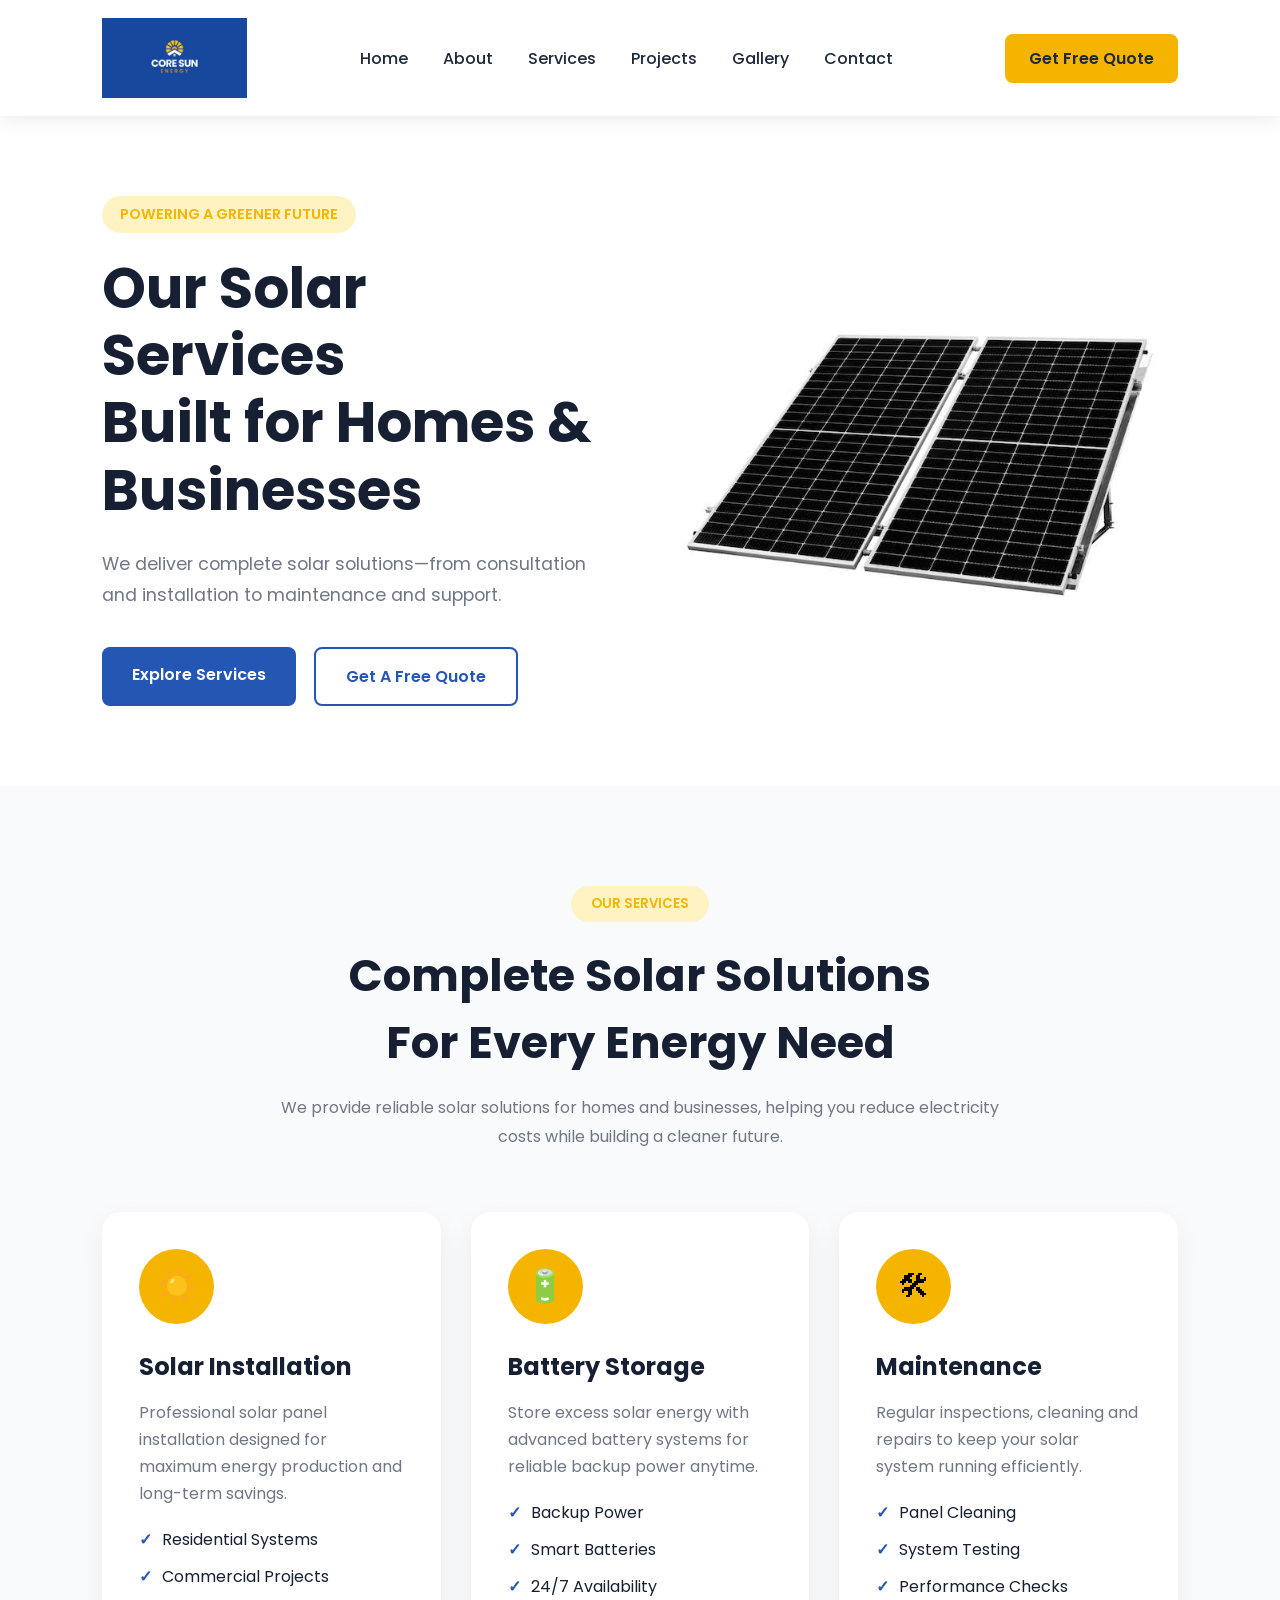
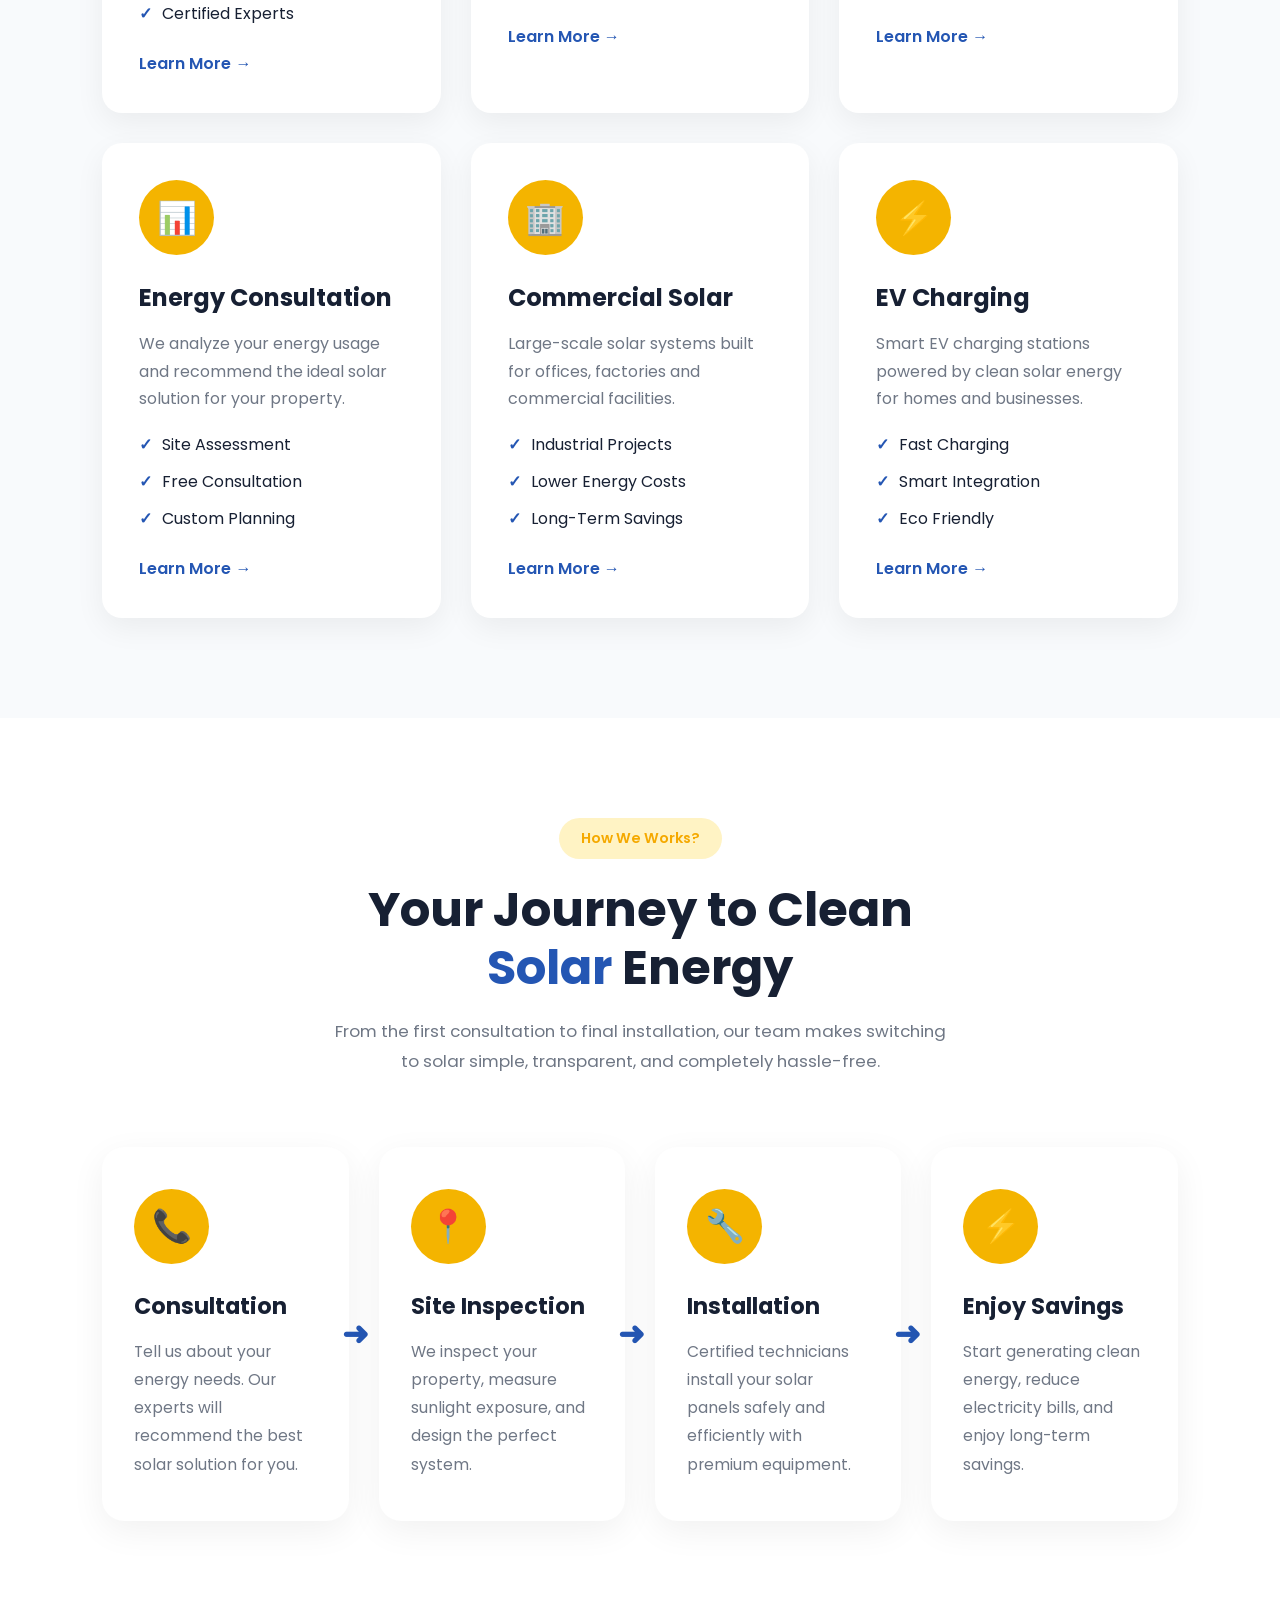
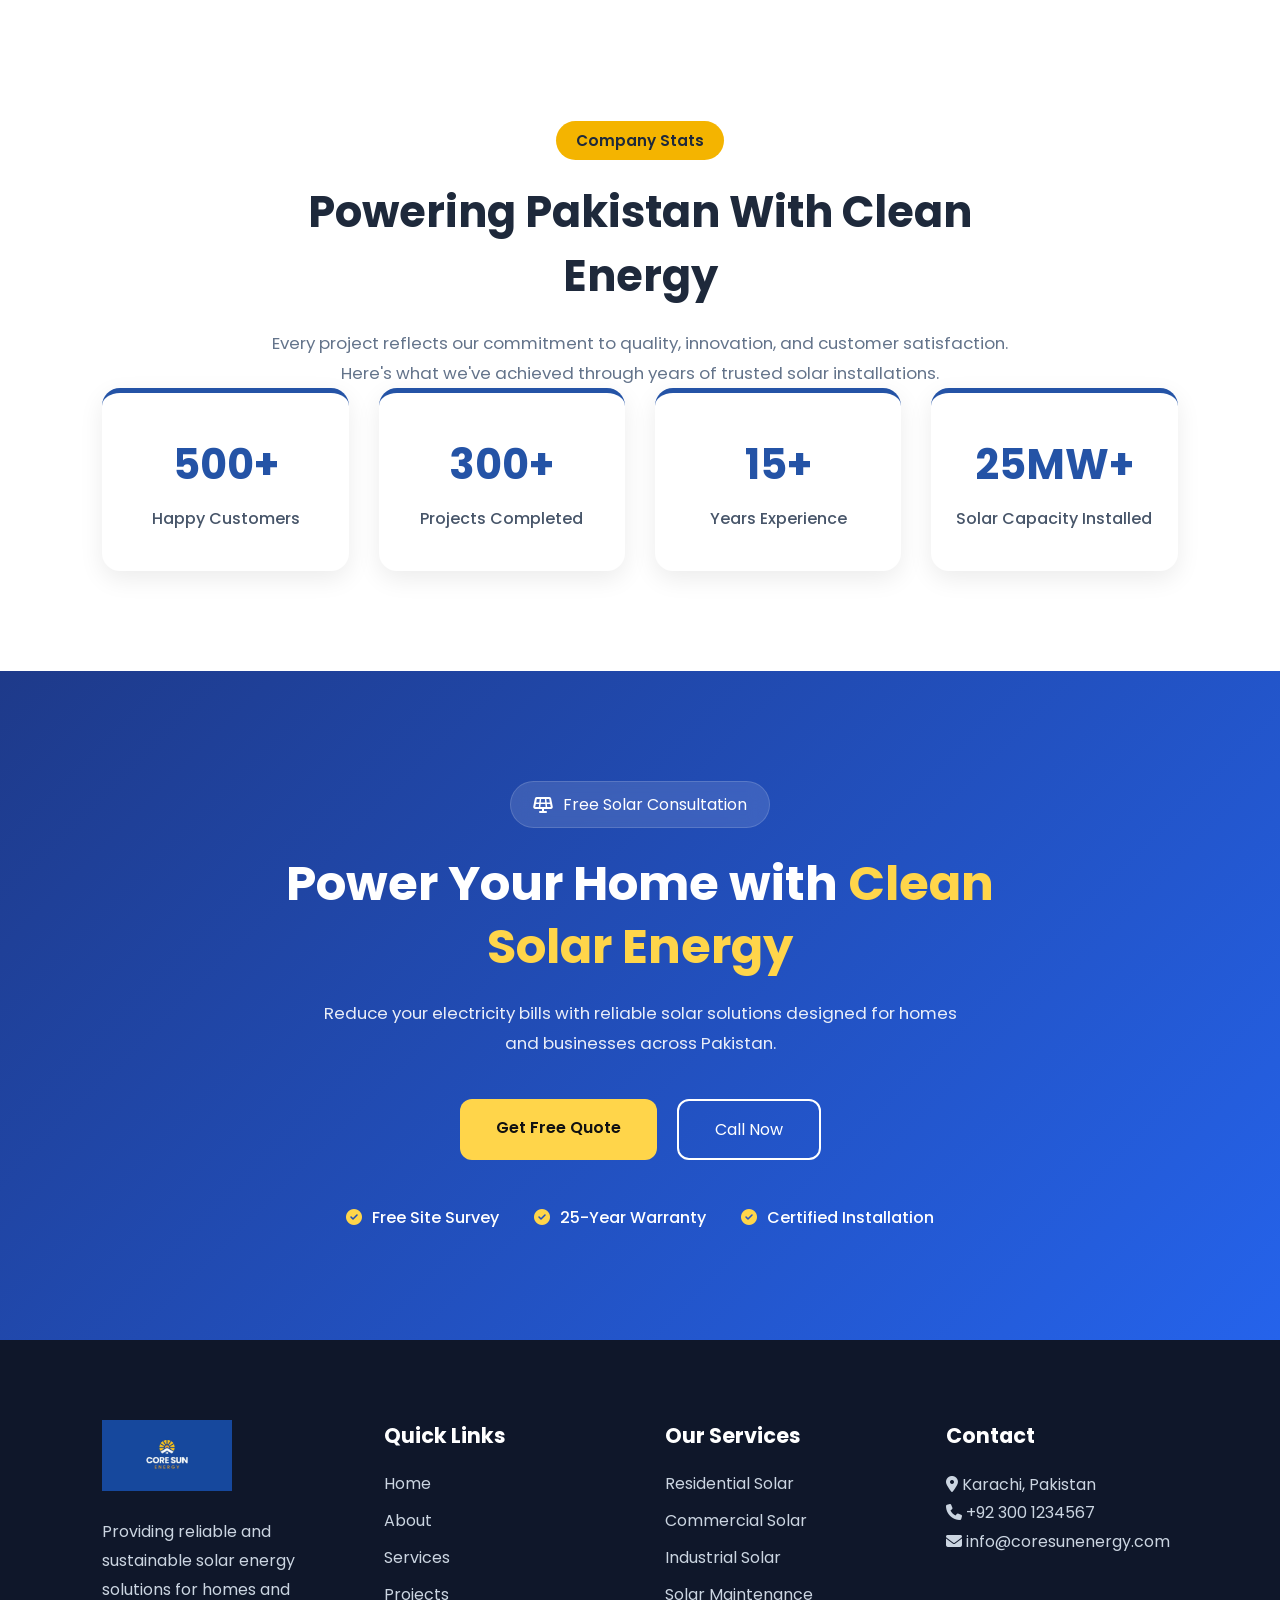
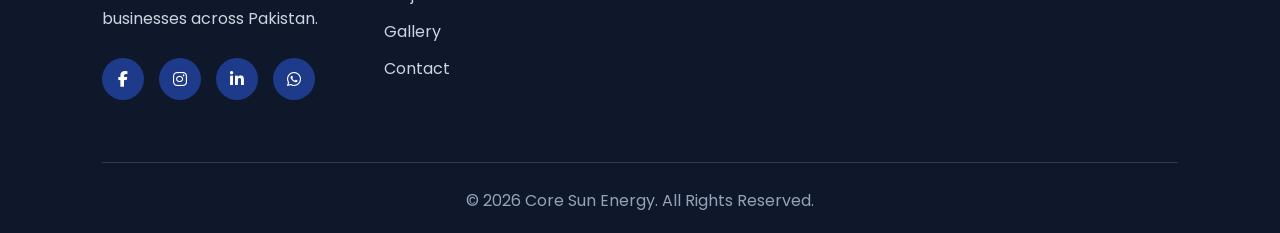
<file: services.html>
<!DOCTYPE html>
<html lang="en">
<head>
    <meta charset="UTF-8">
    <meta name="viewport" content="width=device-width, initial-scale=1.0">
    <title>Our Services | Coresun</title>
    <link rel="stylesheet" href="style.css">
    <link rel="stylesheet" href="resoponsive.css">
    <link href="https://fonts.googleapis.com/css2?family=Poppins:ital,wght@0,100;0,200;0,300;0,400;0,500;0,600;0,700;0,800;0,900;1,100;1,200;1,300;1,400;1,500;1,600;1,700;1,800;1,900&display=swap" rel="stylesheet">
    <link rel="stylesheet" href="https://cdnjs.cloudflare.com/ajax/libs/font-awesome/6.7.2/css/all.min.css">
</head>
<body>

    <header>
    <div class="logo">
        <img src="Images/Logo.jpeg" alt="Core Sun Energy Logo">
    </div>

    <nav>
        <ul>
            <li><a href="https://sarimcode-design.github.io/coresun/">Home</a></li>
            <li><a href="https://sarimcode-design.github.io/coresun/about.html">About</a></li>
            <li><a href="https://sarimcode-design.github.io/coresun/services.html">Services</a></li>
            <li><a href="https://sarimcode-design.github.io/coresun/project.html">Projects</a></li>
            <li> <a href="https://sarimcode-design.github.io/coresun/gallery.html">Gallery</a> </li>
            <li><a href="https://sarimcode-design.github.io/coresun/contact.html">Contact</a></li>
        </ul>
    </nav>

    <a href="https://sarimcode-design.github.io/coresun/contact.html" class="header-btn">Get Free Quote</a>
</header>

    <section class="serivce-hero">
<div class="service-container">
    <div class="hero-text">
        <h5>POWERING A GREENER FUTURE</h5>

        <h1>
                Our Solar Services <br>
                Built for Homes & Businesses
        </h1>

        <p>
            We deliver complete solar solutions—from consultation  
            and installation to maintenance and support.
        </p>

        <div class="hero-btn">
            <a href="#" class="primary-btn">Explore Services</a>
            <a href="#" class="secondary-btn">Get A Free Quote</a>
        </div>
    </div>
        <div class="hero-img">
            <img src="Images/solar.jfif" alt="">
        </div>

        
</div>
    </section>

    <section class="services">

    <div class="services-text">
        <h5>OUR SERVICES</h5>
        <h2>Complete Solar Solutions<br>For Every Energy Need</h2>

        <p>
            We provide reliable solar solutions for homes and businesses,
            helping you reduce electricity costs while building a cleaner future.
        </p>
    </div>

    <div class="services-container">

        <!-- Card 1 -->
        <div class="service-card">
            <div class="service-icon">☀️</div>

            <h3>Solar Installation</h3>

            <p>
                Professional solar panel installation designed for maximum
                energy production and long-term savings.
            </p>

            <ul>
                <li>Residential Systems</li>
                <li>Commercial Projects</li>
                <li>Certified Experts</li>
            </ul>

            <a href="#">Learn More →</a>
        </div>

        <!-- Card 2 -->
        <div class="service-card">
            <div class="service-icon">🔋</div>

            <h3>Battery Storage</h3>

            <p>
                Store excess solar energy with advanced battery systems
                for reliable backup power anytime.
            </p>

            <ul>
                <li>Backup Power</li>
                <li>Smart Batteries</li>
                <li>24/7 Availability</li>
            </ul>

            <a href="#">Learn More →</a>
        </div>

        <!-- Card 3 -->
        <div class="service-card">
            <div class="service-icon">🛠</div>

            <h3>Maintenance</h3>

            <p>
                Regular inspections, cleaning and repairs to keep your
                solar system running efficiently.
            </p>

            <ul>
                <li>Panel Cleaning</li>
                <li>System Testing</li>
                <li>Performance Checks</li>
            </ul>

            <a href="#">Learn More →</a>
        </div>

        <!-- Card 4 -->
        <div class="service-card">
            <div class="service-icon">📊</div>

            <h3>Energy Consultation</h3>

            <p>
                We analyze your energy usage and recommend the ideal
                solar solution for your property.
            </p>

            <ul>
                <li>Site Assessment</li>
                <li>Free Consultation</li>
                <li>Custom Planning</li>
            </ul>

            <a href="#">Learn More →</a>
        </div>

        <!-- Card 5 -->
        <div class="service-card">
            <div class="service-icon">🏢</div>

            <h3>Commercial Solar</h3>

            <p>
                Large-scale solar systems built for offices,
                factories and commercial facilities.
            </p>

            <ul>
                <li>Industrial Projects</li>
                <li>Lower Energy Costs</li>
                <li>Long-Term Savings</li>
            </ul>

            <a href="#">Learn More →</a>
        </div>

        <!-- Card 6 -->
        <div class="service-card">
            <div class="service-icon">⚡</div>

            <h3>EV Charging</h3>

            <p>
                Smart EV charging stations powered by clean
                solar energy for homes and businesses.
            </p>

            <ul>
                <li>Fast Charging</li>
                <li>Smart Integration</li>
                <li>Eco Friendly</li>
            </ul>

            <a href="#">Learn More →</a>
        </div>

    </div>

</section>

<section class="how-we-works">

    <div class="work-text">
        <h5>How We Works?</h5>
        <h2>
           Your Journey to Clean <br>
              <span>Solar</span> Energy
        </h2>
    
        <p>From the first consultation to final installation, our
team makes switching to solar simple, transparent,
and completely hassle-free.</p>

    </div>

    <div class="work-container">

        <div class="work-card">

            <div class="icon">📞</div>

            <h3>Consultation</h3>
            <p>Tell us about your energy needs.
                Our experts will recommend the
                  best solar solution for you.</p>
        </div>

                <div class="work-card">

            <div class="icon">📍</div>

            <h3>Site Inspection</h3>
            <p>We inspect your property,
measure sunlight exposure,
and design the perfect system.</p>
        </div>

                <div class="work-card">

            <div class="icon">🔧</div>

            <h3>Installation</h3>
            <p>Certified technicians install
your solar panels safely and
efficiently with premium equipment.</p>
        </div>

                <div class="work-card">

            <div class="icon">⚡</div>

            <h3>Enjoy Savings</h3>
            <p>Start generating clean energy,
reduce electricity bills,
and enjoy long-term savings.</p>
        </div>

    </div>

</section>

<section class="stats">

    <div class="stats-text">
        <h5>Company Stats</h5>
        <h2>Powering Pakistan With Clean Energy</h2>
        <p>
            Every project reflects our commitment to quality, innovation,
            and customer satisfaction. Here's what we've achieved through
            years of trusted solar installations.
        </p>
    </div>

    <div class="stats-container">

        <div class="stats-card">
            <h3>500+</h3>
            <p>Happy Customers</p>
        </div>

        <div class="stats-card">
            <h3>300+</h3>
            <p>Projects Completed</p>
        </div>

        <div class="stats-card">
            <h3>15+</h3>
            <p>Years Experience</p>
        </div>

        <div class="stats-card">
            <h3>25MW+</h3>
            <p>Solar Capacity Installed</p>
        </div>

    </div>

</section>

<section class="cta">

    <div class="cta-content">

        <span class="cta-badge">
            <i class="fa-solid fa-solar-panel"></i>
            Free Solar Consultation
        </span>

        <h2>
            Power Your Home with
            <span>Clean Solar Energy</span>
        </h2>

        <p>
            Reduce your electricity bills with reliable solar
            solutions designed for homes and businesses
            across Pakistan.
        </p>

        <div class="cta-btns">
            <a href="https://sarimcode-design.github.io/coresun/contact.html" class="btn-primary">Get Free Quote</a>
            <a href="https://sarimcode-design.github.io/coresun/contact.html" class="btn-secondary">Call Now</a>
        </div>

        <div class="cta-features">

            <div>
                <i class="fa-solid fa-circle-check"></i>
                Free Site Survey
            </div>

            <div>
                <i class="fa-solid fa-circle-check"></i>
                25-Year Warranty
            </div>

            <div>
                <i class="fa-solid fa-circle-check"></i>
                Certified Installation
            </div>

        </div>

    </div>

</section>

<footer class="footer">

    <div class="footer-container">

        <div class="footer-box">

            <img src="Images/Logo.jpeg" alt="Core Sun Energy Logo">

            <p>
                Providing reliable and sustainable solar energy
                solutions for homes and businesses across Pakistan.
            </p>

            <div class="socials">
                <a href="#"><i class="fa-brands fa-facebook-f"></i></a>
                <a href="#"><i class="fa-brands fa-instagram"></i></a>
                <a href="#"><i class="fa-brands fa-linkedin-in"></i></a>
                <a href="#"><i class="fa-brands fa-whatsapp"></i></a>
            </div>

        </div>

        <div class="footer-box">

            <h3>Quick Links</h3>

            <a href="https://sarimcode-design.github.io/coresun/">Home</a>
            <a href="https://sarimcode-design.github.io/coresun/about.html">About</a>
            <a href="https://sarimcode-design.github.io/coresun/services.html">Services</a>
            <a href="https://sarimcode-design.github.io/coresun/project.html">Projects</a>
            <a href="https://sarimcode-design.github.io/coresun/gallery.html">Gallery</a>
            <a href="https://sarimcode-design.github.io/coresun/contact.html">Contact</a>

        </div>

        <div class="footer-box">

            <h3>Our Services</h3>

            <a href="#">Residential Solar</a>
            <a href="#">Commercial Solar</a>
            <a href="#">Industrial Solar</a>
            <a href="#">Solar Maintenance</a>

        </div>

        <div class="footer-box">

            <h3>Contact</h3>

            <p><i class="fa-solid fa-location-dot"></i> Karachi, Pakistan</p>

            <p><i class="fa-solid fa-phone"></i> +92 300 1234567</p>

            <p><i class="fa-solid fa-envelope"></i> info@coresunenergy.com</p>

        </div>

    </div>

    <div class="footer-bottom">

        <p>
            © 2026 Core Sun Energy. All Rights Reserved.
        </p>

    </div>

</footer>

</body>
</html>

</body>
</html>
</file>
<file: style.css>
/* Google Font */
@import url('https://fonts.googleapis.com/css2?family=Poppins:wght@300;400;500;600;700&display=swap');
html{
    scroll-behavior: smooth;
}
*{
    margin:0;
    padding:0;
    box-sizing:border-box;
    font-family:'Poppins',sans-serif;
}

body{
    background:#FFFFFF;
}

header{
    width:100%;
    display:flex;
    justify-content:space-between;
    align-items:center;
    padding:18px 8%;
    background:#ffffff;
    box-shadow:0 4px 20px rgba(0,0,0,.08);
    position:sticky;
    top:0;
    z-index:1000;
}

.logo img{
    height:80px;
    display:block;
}

nav ul{
    display:flex;
    list-style:none;
    gap:35px;
}

nav ul li a{
    text-decoration:none;
    color:#1E293B;
    font-weight:500;
    position:relative;
    transition:.3s;
}

nav ul li a::after{
    content:"";
    position:absolute;
    left:0;
    bottom:-6px;
    width:0;
    height:3px;
    background:#F4B400;
    transition:.35s;
    border-radius:5px;
}

nav ul li a:hover{
    color:#2453A6;
}

nav ul li a:hover::after{
    width:100%;
}

.header-btn{
    text-decoration:none;
    background:#F4B400;
    color:#1E293B;
    padding:12px 24px;
    border-radius:8px;
    font-weight:600;
    transition:.35s;
}

.header-btn:hover{
    background:#2453A6;
    color:#fff;
    transform:translateY(-3px);
    box-shadow:0 10px 20px rgba(36,83,166,.25);
}

.hero-text h5{
    display:inline-block;
    background:#ffd562;
    color:#000000;
    padding:8px 18px;
    border-radius:50px;
    margin-bottom:20px;
    cursor: pointer;
    transition: 0.3s;
}
.hero-text h5:hover{
    background:#F4B400;
    color: #FFF3C4;;
}
.hero{
    display:flex;
    justify-content:space-between;
    align-items:center;
    padding:70px 8%;
    gap:60px;
    min-height:85vh;
}

.hero-text{
    max-width:600px;
    padding:0;
}

.hero-text h1{
    font-size:3.6rem;
    line-height:1.2;
    color:#1E293B;
    margin-bottom:25px;
}

.hero-text p{
    color:#64748B;
    font-size:1.1rem;
    line-height:1.8;
    margin-bottom:35px;
}

.hero-btn{
    display:flex;
    gap:18px;
}

.primary-btn{
    background:#F4B400;
    color:#1E293B;
    text-decoration:none;
    padding:14px 30px;
    border-radius:8px;
    font-weight:600;
    transition:.35s;
}

.primary-btn:hover{
    background:#2453A6;
    color:#fff;
    transform:translateY(-4px);
}

.secondary-btn{
    border:2px solid #2453A6;
    color:#2453A6;
    text-decoration:none;
    padding:14px 30px;
    border-radius:8px;
    font-weight:600;
    transition:.35s;
}

.secondary-btn:hover{
    background:#2453A6;
    color:#fff;
}

.hero-img{
    display:flex;
    justify-content:center;
    align-items:center;
}

.hero-img img{
    width:100%;
    max-width:520px;
    height:auto;
}

.stats{
    padding:100px 8%;
    background:#FFFFFF;
}

.stats-text{
    text-align:center;
    max-width:750px;
    margin:auto;
}

.stats-text h5{
    display:inline-block;
    background:#F4B400;
    color:#1E293B;
    padding:8px 20px;
    border-radius:50px;
    font-size:.95rem;
    margin-bottom:20px;
    font-weight:600;
}

.stats-text h2{
    font-size:2.7rem;
    color:#1E293B;
    margin-bottom:20px;
}

.stats-text p{
    color:#64748B;
    line-height:1.8;
    font-size:1.05rem;
}

.stats-container{
    display:grid;
    grid-template-columns:repeat(4,1fr);
    gap:25px;
    margin-top:60px;
}

.stats-card{
    background:#ffffff;
    padding:40px 25px;
    border-radius:18px;
    text-align:center;
    box-shadow:0 8px 25px rgba(0,0,0,.08);
    transition:.35s;
    border-top:5px solid #2453A6;
}

.stats-card:hover{
    transform:translateY(-10px);
    box-shadow:0 18px 35px rgba(36,83,166,.18);
    
}

.stats-card h3{
    font-size:2.6rem;
    color:#2453A6;
    margin-bottom:10px;
    font-weight:700;
}

.stats-card p{
    color:#475569;
    font-size:1rem;
    font-weight:500;
}
.team{
    padding:100px 8%;
    background:#ffffff;
}

.team-text{
    max-width:750px;
    margin:auto;
    text-align:center;
}

.team-text h5{
    display:inline-block;
    background:#F4B400;
    color:#1E293B;
    padding:8px 20px;
    border-radius:50px;
    font-size:.95rem;
    font-weight:600;
    margin-bottom:20px;
}

.team-text h2{
    font-size:2.7rem;
    color:#1E293B;
    margin-bottom:20px;
}

.team-text p{
    color:#64748B;
    line-height:1.8;
    font-size:1.05rem;
}

.team-container{
    display:grid;
    grid-template-columns:repeat(4,1fr);
    gap:25px;
    margin-top:60px;
}

.team-card{
    background:#F8FAFC;
    padding:35px 25px;
    border-radius:18px;
    text-align:center;
    box-shadow:0 8px 25px rgba(0,0,0,.08);
    transition:.35s;
}

.team-card:hover{
    transform:translateY(-10px);
    box-shadow:0 18px 35px rgba(36,83,166,.15);
}

.team-card img{
    width:120px;
    height:120px;
    object-fit:cover;
    border-radius:50%;
    border:5px solid #2453A6;
    margin-bottom:20px;
    transition:.35s;
}

.team-card:hover img{
    transform:scale(1.05);
}

.team-card h3{
    color:#1E293B;
    font-size:1.35rem;
    margin-bottom:8px;
}

.team-card span{
    color:#2453A6;
    font-weight:600;
    font-size:.95rem;
}
.stats-card,
.team-card{
    min-width: 0;
}
.testimonial{
   padding:100px 8%;
}
.stars{
    color:#D4AF37;
    font-size:1.1rem;
    margin:10px 0;
}
.testimonial-container{
 margin-top:40px;
    padding:0;
    display: grid;
    grid-template-columns: repeat(3,1fr);
    gap: 30px;
}
.testimonial-card{
    margin-top: 20px;
    background: white;
    border-radius: 15px;
    padding: 20px;
    transition: 0.3s;
    margin-bottom: 30px;
    border: 2px solid #2453A6;
    
}
.testimonial-card:hover{

    border-color: #2453A6;
    box-shadow:0 0 25px rgba(20, 36, 255, 0.35);
}
.testimonial-text{
    text-align: center;
}
.testimonial-text{
    text-align: center;
    margin-bottom: 20px;
}
.testimonial-text h2{
    font-size: 2rem;
    font-weight: 700;
}
.testimonial-text span{
    color: #2453A6;
}
.testimonial-card h3{
    font-size: 1.3rem;
    font-weight: 600;
    margin-bottom: 20px;
}
.testimonial-card{
    display:flex;
    flex-direction:column;
    justify-content:space-between;
}
.cta{
    position:relative;
    overflow:hidden;
    padding:110px 8%;
    background:linear-gradient(135deg,#1E3A8A,#2563EB);
    color:#fff;
    text-align:center;
}

.cta-content{
    max-width:800px;
    margin:auto;
    position:relative;
    z-index:2;
}

.cta-badge{
    display:inline-flex;
    align-items:center;
    gap:10px;

    padding:10px 22px;

    background:rgba(255,255,255,.12);

    backdrop-filter:blur(10px);

    border:1px solid rgba(255,255,255,.15);

    border-radius:50px;

    margin-bottom:25px;
}

.cta h2{
    font-size:3rem;
    line-height:1.3;
    margin-bottom:20px;
}

.cta h2 span{
    color:#FFD54A;
}

.cta p{
    font-size:1.05rem;
    opacity:.9;
    line-height:1.8;
    max-width:650px;
    margin:auto auto 40px;
}

.cta-btns{
    display:flex;
    justify-content:center;
    gap:20px;
    flex-wrap:wrap;
}

.btn-primary{
    padding:16px 36px;
    background:#FFD54A;
    color:#111;
    border-radius:12px;
    text-decoration:none;
    font-weight:600;
    transition:.35s;
}

.btn-primary:hover{
    transform:translateY(-5px);
}

.btn-secondary{
    padding:16px 36px;
    border:2px solid #fff;
    color:#fff;
    border-radius:12px;
    text-decoration:none;
    transition:.35s;
}

.btn-secondary:hover{
    background:#fff;
    color:#2563EB;
}

.cta-features{
    display:flex;
    justify-content:center;
    gap:35px;
    flex-wrap:wrap;
    margin-top:45px;
}

.cta-features div{
    display:flex;
    align-items:center;
    gap:10px;
    font-weight:500;
}

.cta-features i{
    color:#FFD54A;
}
.footer{
    background:#0F172A;
    color:#fff;
    padding:80px 8% 20px;
}

.footer-container{
    display:grid;
    grid-template-columns:repeat(auto-fit,minmax(220px,1fr));
    gap:50px;
}

.footer-box img{
    width:130px;
    margin-bottom:20px;
}

.footer-box p{
    color:#CBD5E1;
    line-height:1.8;
}

.footer-box h3{
    margin-bottom:20px;
    font-size:1.3rem;
}

.footer-box a{
    display:block;
    color:#CBD5E1;
    text-decoration:none;
    margin-bottom:12px;
    transition:.3s;
}

.footer-box a:hover{
    color:#FBBF24;
    transform:translateX(6px);
}

.socials{
    display:flex;
    gap:15px;
    margin-top:25px;
}

.socials a{
    width:42px;
    height:42px;
    display:flex;
    justify-content:center;
    align-items:center;
    border-radius:50%;
    background:#1E3A8A;
    color:#fff;
    transition:.3s;
}

.socials a:hover{
    background:#FBBF24;
    color:#111;
    transform:translateY(-5px);
}

.footer-bottom{
    margin-top:50px;
    border-top:1px solid rgba(255,255,255,.15);
    padding-top:25px;
    text-align:center;
    color:#94A3B8;
}
/* About Section */
.about-hero {
    padding: 90px 8%;
    background: #ffffff;
}

.about-container {
    max-width: 1200px;
    margin: 0 auto;
    display: flex;
    align-items: center;
    gap: 70px;
}

.about-img {
    flex: 1;
}

.about-img img {
    width: 100%;
    max-width: 520px;
    display: block;
    border-radius: 18px;
}

.about-text {
    flex: 1;
}

.about-text h5 {
    display: inline-block;
    background: #fff3c4;
    color: #f5a900;
    padding: 8px 16px;
    border-radius: 50px;
    font-size: 14px;
    font-weight: 600;
    margin-bottom: 20px;
}

.about-text h1 {
    color: #172033;
    font-size: 48px;
    line-height: 1.15;
    margin-bottom: 22px;
}

.about-text p {
    color: #6f7785;
    font-size: 16px;
    line-height: 1.8;
    margin-bottom: 30px;
}

.about-btn {
    display: inline-block;
    background: #2456b3;
    color: #ffffff;
    padding: 14px 26px;
    border-radius: 7px;
    text-decoration: none;
    font-weight: 600;
    transition: 0.3s;
}

.about-btn:hover {
    background: #ffb800;
    color: #172033;
}
.our-story {
    padding: 80px 50px;
    background-color: #ffffff;
}
.our-story h2{
 font-size: 2rem;
 font-weight: 700;         
}
.story-text {
    text-align: center;
}

.story-text p {
    max-width: 700px;
    margin: 0 auto;
    font-size: 17px;
    line-height: 1.8;
}
.cards-container {
    max-width: 1000px;
    margin: 40px auto 0;
    display: grid;
    grid-template-columns: repeat(3, 1fr);
    gap: 25px;
}

.card,
.card3 {
    position: relative;
    background: #2456b3;
    color: white;
    padding: 30px 25px;
    border-radius: 8px;
}

.card::after {
    content: "";
    position: absolute;
    top: 50%;
    right: -20px;
    transform: translateY(-50%);

    border-top: 15px solid transparent;
    border-bottom: 15px solid transparent;
    border-left: 15px solid #2456b3;
}

.choose-us-text h2{
    font-size:2.4rem;
    font-weight:700;
    color:#172033;
}

.choose-us-text p{
    font-size:1.2rem;
    font-weight:500;
    color:#6f7785;
}

.choose-us-text span{
    color:#2456B3;
}

.choose-us{
    padding:100px 8%;
    background:#F5F8FF;
}

.choose-text{
    text-align:center;
    max-width:700px;
    margin:auto;
}

.choose-text h3{
    display:inline-block;
    background:#FFF3C4;
    color:#F5A900;
    padding:8px 18px;
    border-radius:50px;
    margin-bottom:20px;
}

.choose-text h2{
    color:#172033;
    font-size:2.6rem;
    margin-bottom:15px;
}

.choose-text p{
    color:#6f7785;
    line-height:1.7;
    margin-bottom:60px;
}

.choose-container{
    display:grid;
    grid-template-columns:repeat(3,1fr);
    gap:30px;
}

.choose-card{
    background:#FFFFFF;
    padding:35px;
    border-radius:18px;
    transition:.35s;
    border:2px solid transparent;
    box-shadow:0 8px 25px rgba(36,86,179,.08);
}

.choose-card:hover{
    transform:translateY(-10px);
    border-color:#2456B3;
    box-shadow:0 15px 35px rgba(36,86,179,.18);
}

.icon{
    width:70px;
    height:70px;
    background:#FFB800;
    border-radius:50%;
    display:flex;
    justify-content:center;
    align-items:center;
    font-size:2rem;
    margin-bottom:20px;
    transition: 0.4s;
}

.choose-card h3{
    color:#172033;
    margin-bottom:15px;
    font-size:1.4rem;
}

.choose-card p{
    color:#6f7785;
    line-height:1.7;
}
.mission {
    padding: 90px 8%;
    background: #ffffff;
}

.mission-container {
    max-width: 1100px;
    margin: 0 auto;
    display: grid;
    grid-template-columns: repeat(2, 1fr);
    gap: 30px;
}

.mission-card {
    padding: 45px 40px;
    background: #f5f8ff;
    border-radius: 18px;
    border: 2px solid transparent;
    transition: 0.35s ease;
}

.mission-card:hover {
    transform: translateY(-8px);
    border-color: #2456b3;
    box-shadow: 0 15px 35px rgba(36, 86, 179, 0.15);
}

.mission-card .icon {
    width: 65px;
    height: 65px;
    background: #ffb800;
    display: flex;
    align-items: center;
    justify-content: center;
    border-radius: 50%;
    font-size: 1.8rem;
    margin-bottom: 25px;
}

.mission-card h3 {
    color: #172033;
    font-size: 1.7rem;
    margin-bottom: 15px;
}

.mission-card p {
    color: #6f7785;
    font-size: 1rem;
    line-height: 1.8;
}
.mission-text{
    text-align: center;
    margin-bottom: 30px;
}
.mission-text h2{
    font-size: 2rem;
    font-weight: 700;
}
/* Services Page */
.serivce-hero{
    padding:80px 8%;
    background:#ffffff;
}

.service-container{
    max-width:1200px;
    margin:auto;
    display:flex;
    justify-content:space-between;
    align-items:center;
    gap:70px;
}

.hero-text{
    flex:1;
}

.hero-text h5{
    display:inline-block;
    background:#FFF3C4;
    color:#F4B400;
    padding:8px 18px;
    border-radius:50px;
    font-size:.9rem;
    font-weight:600;
    margin-bottom:22px;
}

.hero-text h1{
    font-size:3.5rem;
    line-height:1.2;
    color:#172033;
    margin-bottom:25px;
}

.hero-text p{
    font-size:1.1rem;
    color:#6f7785;
    line-height:1.8;
    max-width:560px;
    margin-bottom:35px;
}

.hero-btn{
    display:flex;
    gap:18px;
    flex-wrap:wrap;
}

.primary-btn{
    text-decoration:none;
    background:#2456B3;
    color:#fff;
    padding:15px 30px;
    border-radius:8px;
    font-weight:600;
    transition:.3s;
}

.primary-btn:hover{
    background:#F4B400;
    color:#172033;
    transform:translateY(-4px);
}

.secondary-btn{
    text-decoration:none;
    border:2px solid #2456B3;
    color:#2456B3;
    padding:15px 30px;
    border-radius:8px;
    font-weight:600;
    transition:.3s;
}

.secondary-btn:hover{
    background:#2456B3;
    color:#fff;
}

.hero-img{
    flex:1;
    display:flex;
    justify-content:center;
}

.hero-img img{
    width:100%;
    max-width:500px;
    height:auto;
    object-fit:cover;
    border-radius:22px;
}
.services{
    padding:100px 8%;
    background:#F8FAFC;
}

.services-text{
    text-align:center;
    max-width:750px;
    margin:auto;
}

.services-text h5{
    display:inline-block;
    background:#FFF3C4;
    color:#F4B400;
    padding:8px 20px;
    border-radius:50px;
    margin-bottom:20px;
    font-weight:600;
}

.services-text h2{
    font-size:2.8rem;
    color:#172033;
    margin-bottom:18px;
}

.services-text p{
    color:#6F7785;
    line-height:1.8;
    margin-bottom:60px;
}

.services-container{
    display:grid;
    grid-template-columns:repeat(3,1fr);
    gap:30px;
}

.service-card{
    background:#fff;
    padding:35px;
    border-radius:20px;
    transition:.35s;
    border:2px solid transparent;
    box-shadow:0 10px 30px rgba(0,0,0,.06);
}

.service-card:hover{
    transform:translateY(-10px);
    border-color:#2456B3;
    box-shadow:0 20px 40px rgba(36,86,179,.15);
}

.service-icon{
    width:75px;
    height:75px;
    border-radius:50%;
    background:#F4B400;
    display:flex;
    justify-content:center;
    align-items:center;
    font-size:2rem;
    margin-bottom:25px;
    transition:.35s;
}

.service-card:hover .service-icon{
    background:#2456B3;
}

.service-card h3{
    color:#172033;
    margin-bottom:15px;
    font-size:1.5rem;
}

.service-card p{
    color:#6F7785;
    line-height:1.7;
    margin-bottom:20px;
}

.service-card ul{
    list-style:none;
    margin-bottom:25px;
}

.service-card ul li{
    margin:12px 0;
    color:#172033;
}

.service-card ul li::before{
    content:"✓";
    color:#2456B3;
    margin-right:10px;
    font-weight:bold;
}

.service-card a{
    text-decoration:none;
    color:#2456B3;
    font-weight:600;
    transition:.3s;
}

.service-card a:hover{
    color:#F4B400;
}
/* How We Works? */
/* ===========================
      HOW WE WORK SECTION
=========================== */

.how-we-works{
    padding:100px 8%;
    background:#fff;
}

.work-text{
    text-align:center;
    max-width:760px;
    margin:0 auto 70px;
}

.work-text h5{
    display:inline-flex;
    align-items:center;
    gap:8px;
    background:#FFF3C4;
    color:#F5A900;
    padding:10px 22px;
    border-radius:50px;
    font-size:.9rem;
    font-weight:600;
    margin-bottom:22px;
}

.work-text h2{
    font-size:3rem;
    color:#172033;
    line-height:1.2;
    margin-bottom:20px;
}

.work-text h2 span{
    color:#2456B3;
}

.work-text p{
    font-size:1.05rem;
    color:#6F7785;
    line-height:1.8;
    max-width:620px;
    margin:0 auto;
}

/* ===========================
        GRID
=========================== */

.work-container{
    max-width:1300px;
    margin:auto;
    display:grid;
    grid-template-columns:repeat(4,1fr);
    gap:30px;
}

/* ===========================
        CARD
=========================== */

.work-card{
    position:relative;
    background:#fff;
    padding:40px 30px;
    border-radius:22px;
    border:2px solid transparent;
    box-shadow:0 10px 35px rgba(0,0,0,.06);
    transition:.35s ease;
}

.work-card:hover{
    transform:translateY(-10px);
    border-color:#2456B3;
    box-shadow:0 22px 45px rgba(36,86,179,.15);
}

/* ===========================
        ICON
=========================== */

.icon{
    width:75px;
    height:75px;
    border-radius:50%;
    background:#F4B400;
    display:flex;
    justify-content:center;
    align-items:center;
    font-size:2rem;
    margin-bottom:25px;
    transition:.35s;
}

.work-card:hover .icon{
    background:#2456B3;
    color:#fff;
    transform:rotate(10deg) scale(1.05);
}

/* ===========================
        TEXT
=========================== */

.work-card h3{
    font-size:1.4rem;
    color:#172033;
    margin-bottom:15px;
}

.work-card p{
    color:#6F7785;
    line-height:1.8;
    font-size:.98rem;
}

/* ===========================
      CONNECTING ARROWS
=========================== */

.work-card::after{
    content:"➜";
    position:absolute;
    top:50%;
    right:-22px;
    transform:translateY(-50%);
    font-size:2rem;
    color:#2456B3;
    font-weight:bold;
}

.work-card:last-child::after{
    display:none;
}
/* Project Page */
/* Projects Hero */
.projects-hero{
    background:linear-gradient(135deg,#FFB800,#1E4DB7);
    padding:120px 20px;
    text-align:center;
    color:white;
}

.projects-hero h1{
    font-size: 3rem;
    margin-bottom: 20px;
}

.projects-hero p{
    max-width: 700px;
    margin: auto;
    font-size: 1.1rem;
    line-height: 1.6;
}

/* Projects Section */
.projects-section{
    padding: 80px 20px;
    background: #f9f9f9;
}

.section-title{
    text-align: center;
    margin-bottom: 50px;
}

.section-title h2{
    font-size: 2.5rem;
    margin-bottom: 10px;
}

.projects-grid{
    display: grid;
    grid-template-columns: repeat(2,1fr);
    gap: 30px;
    max-width: 1200px;
    margin: auto;
}

.project-card{
    background: white;
    border-radius: 15px;
    overflow: hidden;
    box-shadow: 0 5px 20px rgba(0,0,0,0.1);
    transition: transform 0.3s ease;
}

.project-card:hover{
    transform: translateY(-10px);
}

.project-card img{
    width: 100%;
    height: 220px;
    object-fit: cover;
}

.project-info{
    padding: 25px;
}

.project-info h3{
    margin-bottom: 10px;
    font-size: 1.4rem;
}

.project-location{
    color: #FFB800;
    font-weight: 600;
    margin-bottom: 15px;
}

.project-capacity{
    display: inline-block;
    margin-top: 15px;
    background: #FFB800;
    color: black;
    padding: 8px 15px;
    border-radius: 30px;
    font-weight: bold;
}

/* Stats Section */
.projects-stats{
    background: #0d1b2a;
    color: white;
    padding: 70px 20px;
}

.stats-container{
    max-width: 1200px;
    margin: auto;
    display: grid;
    grid-template-columns: repeat(auto-fit, minmax(200px, 1fr));
    gap: 30px;
    text-align: center;
}

.stat-item h3{
    font-size: 3rem;
    color: #FFB800;
    margin-bottom: 10px;
}

/* Why Choose Us Section */
.choose-text h5{
    text-align: center;
    padding: 8px;
    width: 150px;
    background: #ffb800;
    margin: 0 auto;
    border-radius: 50px;
}
.choose-text h2 span{
    color: #FFB800;
}
/* CTA Section */
.projects-cta{
    background: #FFB800;
    text-align: center;
    padding: 80px 20px;
}

.projects-cta h2{
    font-size: 2.5rem;
    margin-bottom: 20px;
}

.projects-cta p{
    font-size: 1.1rem;
    margin-bottom: 30px;
}

.projects-cta .btn{
    background: black;
    color: white;
    padding: 14px 30px;
    border-radius: 30px;
    text-decoration: none;
    font-weight: bold;
}
.icon1{
    width:70px;
    height:70px;
    background:#FFB800;
    border-radius:50%;
    display:flex;
    justify-content:center;
    align-items:center;
    font-size:2rem;
    margin-bottom:20px;
    transition: 0.4s;
}
/* Gallery Page */
.gallery-section{
    padding:100px 8%;
}

.section-heading{
    text-align:center;
    margin-bottom:60px;
}

.section-heading h2{
    font-size:2.8rem;
    color:#0A1F44;
    margin-bottom:15px;
}

.section-heading p{
    max-width:700px;
    margin:auto;
    color:#666;
    line-height:1.8;
}

.gallery-grid{
    display:grid;
    grid-template-columns:repeat(3,1fr);
    gap:25px;
}

.gallery-card{
    overflow:hidden;
    border-radius:15px;
    box-shadow:0 8px 25px rgba(0,0,0,.12);
    cursor:pointer;
        border: 2px solid #2453A6;
        transition: 0.3s;
}
.gallery-card:hover{
    border: 2px solid #ffb800;
}
.gallery-card img{
    width:100%;
    height:280px;
    object-fit:cover;
    display:block;
    transition:.4s;

}

.gallery-card:hover img{
    transform:scale(1.08);
    
}

.gallery-card:hover{
    box-shadow:0 15px 35px rgba(0,0,0,.2);
}

/* Contact Page */


/*==========================
        CONTACT HERO
==========================*/

.contact-hero{
    width:90%;
    max-width:1200px;
    margin:90px auto 70px;
    text-align:center;
}

.contact-tag{
    font-size:36px;
    font-weight:700;
    color:#F4B800;
    margin-bottom:40px;
    line-height:1.2;
}


.contact-hero h1{
    padding:20px    ;
    font-size:52px;
    color:#000000;
    margin-bottom:20px;
    line-height:1.2;
}

.contact-hero p{
    max-width:700px;
    margin:auto;
    color:#bdbdbd;
    line-height:1.8;
    font-size:17px;
}

/*==========================
      CONTACT SECTION
==========================*/

.contact-section{
    width:90%;
    max-width:1200px;
    margin:0 auto 100px;

    display:grid;
    grid-template-columns:380px 1fr;
    gap:40px;
}

/*==========================
      CONTACT INFO
==========================*/

.contact-info{
    background:#1b1b1b;
    border:1px solid rgba(255,255,255,.08);
    border-radius:18px;
    padding:40px;
}

.contact-info h2{
    color:#fff;
    margin-bottom:35px;
    font-size:30px;
    
}

.info-box{
    display:flex;
    gap:18px;
    margin-bottom:32px;
}

.info-box i{
    width:58px;
    height:58px;
    background:#FFB800;
    color:#111;

    display:flex;
    justify-content:center;
    align-items:center;

    border-radius:14px;

    font-size:22px;
    flex-shrink:0;
}

.info-box h3{
    color:#fff;
    margin-bottom:8px;
    font-size:18px;
}

.info-box p{
    color:#bdbdbd;
    line-height:1.7;
}

/*==========================
        FORM CARD
==========================*/

.contact-form{
    background:#1b1b1b;
    border:1px solid rgba(255,255,255,.08);
    border-radius:18px;
    padding:45px;
}

.contact-form h2{
    color:#fff;
    margin-bottom:35px;
    font-size:30px;
}

/*==========================
        FORM
==========================*/

form{
    display:flex;
    flex-direction:column;
    gap:24px;
}

.input-group{
    display:flex;
    flex-direction:column;
    gap:10px;
}

.input-row{
    display:grid;
    grid-template-columns:1fr 1fr;
    gap:20px;
}

.input-group label{
    color:#fff;
    font-weight:500;
}

.input-group input,
.input-group textarea{

    width:100%;

    padding:18px 20px;

    background:#111;

    color:#fff;

    border:1px solid rgba(255,255,255,.1);

    border-radius:12px;

    outline:none;

    transition:.3s;

    font-size:15px;

    font-family:Poppins,sans-serif;

}

.input-group input::placeholder,
.input-group textarea::placeholder{

    color:#777;

}

.input-group input:focus,
.input-group textarea:focus{

    border-color:#FFB800;

}

.input-group textarea{

    min-height:190px;

    resize:vertical;

}

/*==========================
        BUTTON
==========================*/

.contact-btn{

    width:fit-content;

    padding:17px 42px;

    background:#FFB800;

    color:#111;

    border:none;

    border-radius:12px;

    font-size:16px;

    font-weight:600;

    cursor:pointer;

    transition:.3s;

}

.contact-btn:hover{

    transform:translateY(-3px);

    box-shadow:0 12px 30px rgba(255,184,0,.35);

}

/*==========================
      RESPONSIVE
==========================*/

@media(max-width:992px){

.contact-section{

    grid-template-columns:1fr;

}

}

@media(max-width:768px){

.contact-hero h1{

    font-size:38px;

}

.input-row{

    grid-template-columns:1fr;

}

.contact-form,
.contact-info{

    padding:30px;

}

.contact-btn{

    width:100%;

}

}
</file>
<file: resoponsive.css>
/* Tablet */
@media (max-width:992px){
    .team-container{
        grid-template-columns:repeat(2,1fr);
    }

}

/* Mobile */

@media (max-width:768px){

    /* Header */

    header{
        flex-direction:column;
        gap:20px;
        padding:20px;
        text-align:center;
    }

    .logo img{
        height:70px;
    }

    nav ul{
        flex-wrap:wrap;
        justify-content:center;
        gap:18px;
    }

    .header-btn{
        width:100%;
        max-width:220px;
        text-align:center;
    }

    /* Hero */

    .hero{
        flex-direction:column-reverse;
        text-align:center;
        padding:60px 25px;
        gap:40px;
        min-height:auto;
    }

    .hero-text{
        max-width:100%;
        padding:0;
    }

    .hero-text h1{
        font-size:2.4rem;
    }

    .hero-text p{
        font-size:1rem;
    }

    .hero-btn{
        justify-content:center;
        flex-wrap:wrap;
    }

    .hero-img img{
        max-width:320px;
        width:100%;
    }

    /* Stats */

    .stats{
        padding:70px 25px;
    }

    .stats-text h2{
        font-size:2rem;
    }

    .stats-text p{
        font-size:.95rem;
    }

    .stats-container{
        grid-template-columns:repeat(1,1fr);
        gap:20px;
        margin-top:40px;
    }

    .stats-card{
        padding:30px;
    }

    /* Team */

    .team{
        padding:80px 20px;
    }

    .team-text h2{
        font-size:2rem;
    }

    .team-container{
        grid-template-columns:1fr;
    }

.testimonial{
    padding:70px 25px;
}

.testimonial-text h2{
    font-size:2rem;
}

.testimonial-text p{
    font-size:.95rem;
}

.testimonial-container{
    grid-template-columns:1fr;
    gap:20px;
}

.testimonial-card{
    padding:25px;
    margin:0;
}

.testimonial-card h3{
    font-size:1.2rem;
}

.testimonial-card p{
    font-size:.95rem;
    line-height:1.7;
}

.stars{
    font-size:1rem;
}


.cta{
    padding:80px 20px;
}

.cta h2{
    font-size:2.2rem;
}

.cta-btns{
    flex-direction:column;
    align-items:center;
}

.btn-primary,
.btn-secondary{
    width:220px;
    text-align:center;
}

.cta-features{
    flex-direction:column;
    gap:15px;
}


}

/* =========================
   ABOUT PAGE RESPONSIVE
========================= */

@media (max-width:992px){

    .about-container{
        gap:40px;
    }

    .about-text h1{
        font-size:2.6rem;
    }

    .choose-container{
        gap:20px;
    }
}


@media (max-width:768px){

    /* About Hero */

    .about-hero{
        padding:60px 25px;
    }

    .about-container{
        flex-direction:column;
        text-align:center;
        gap:40px;
    }

    .about-img img{
        max-width:350px;
        margin:auto;
    }

    .about-text h1{
        font-size:2.3rem;
    }

    .about-text p{
        font-size:.95rem;
    }


    /* Our Story */

    .our-story{
        padding:70px 25px;
    }

    .our-story h2{
        font-size:1.8rem;
    }

    .story-text p{
        font-size:.95rem;
    }

    .cards-container{
        grid-template-columns:1fr;
        gap:20px;
    }

    /* Remove arrows on mobile */

    .card::after{
        display:none;
    }


    /* Why Choose Us */

    .choose-us{
        padding:70px 25px;
    }

    .choose-text h2{
        font-size:2rem;
    }

    .choose-text p{
        margin-bottom:40px;
    }

    .choose-container{
        grid-template-columns:1fr;
    }

    .choose-card{
        padding:30px;
    }


    /* Mission & Vision */

    .mission{
        padding:70px 25px;
    }

    .mission-text h2{
        font-size:1.8rem;
    }

    .mission-container{
        grid-template-columns:1fr;
    }

    .mission-card{
        padding:30px;
    }
}
@media(max-width:992px){

    .service-container{
        flex-direction:column-reverse;
        text-align:center;
    }

    .hero-text p{
        margin:auto;
        margin-bottom:35px;
    }

    .hero-btn{
        justify-content:center;
    }

    .hero-text h1{
        font-size:2.8rem;
    }

    .hero-img img{
        height:auto;
    }

}
@media(max-width:992px){

.services-container{
grid-template-columns:repeat(2,1fr);
}

}

@media(max-width:768px){

.services-container{
grid-template-columns:1fr;
}

.services-text h2{
font-size:2.2rem;
}

}
/* ========================= */
/* Tablet */
/* ========================= */

@media (max-width:992px){

    .work-text{
        padding:60px 30px;
    }

    .work-text h2{
        font-size:2.5rem;
    }

    .work-text p{
        font-size:1rem;
    }

    .work-container{
        padding:60px 30px;
        grid-template-columns:repeat(2,1fr);
        gap:25px;
    }

}

/* ========================= */
/* Mobile */
/* ========================= */

@media (max-width:768px){

    .work-text{
        padding:50px 20px;
    }

    .work-text h5{
        font-size:13px;
        padding:7px 14px;
    }

    .work-text h2{
        font-size:2rem;
    }

    .work-text p{
        font-size:1rem;
        line-height:1.7;
    }

    .work-container{
        padding:40px 20px;
        grid-template-columns:1fr;
        gap:20px;
    }

    .work-card{
        padding:25px;
    }

}
@media(max-width:992px){

.work-card::after{
display:none;
}

}



/* ===========================
        TABLET
=========================== */

@media (max-width:992px){

    /* Hero */

    .service-container{
        flex-direction:column;
        text-align:center;
        gap:50px;
    }

    .hero-text p{
        max-width:100%;
        margin:0 auto 30px;
    }

    .hero-btn{
        justify-content:center;
    }

    .hero-text h1{
        font-size:2.8rem;
    }

    .hero-img img{
        max-width:420px;
    }

    /* Services */

    .services-container{
        grid-template-columns:repeat(2,1fr);
    }

    .services-text h2{
        font-size:2.4rem;
    }

    /* Work */

    .work-container{
        grid-template-columns:repeat(2,1fr);
    }

    .work-card::after{
        display:none;
    }

    .work-text h2{
        font-size:2.5rem;
    }

}


/* ===========================
        MOBILE
=========================== */

@media (max-width:768px){

    /* Hero */

    .serivce-hero{
        padding:70px 6%;
    }

    .hero-text h5{
        font-size:.8rem;
    }

    .hero-text h1{
        font-size:2.2rem;
    }

    .hero-text p{
        font-size:1rem;
    }

    .hero-btn{
        flex-direction:column;
        align-items:center;
    }

    .primary-btn,
    .secondary-btn{
        width:100%;
        max-width:280px;
        text-align:center;
    }

    .hero-img img{
        max-width:320px;
    }

    /* Services */

    .services{
        padding:80px 6%;
    }

    .services-container{
        grid-template-columns:1fr;
    }

    .services-text h2{
        font-size:2rem;
    }

    .service-card{
        padding:30px;
    }

    .service-icon{
        width:65px;
        height:65px;
        font-size:1.7rem;
    }

    /* Work */

    .how-we-works{
        padding:80px 6%;
    }

    .work-container{
        grid-template-columns:1fr;
        gap:25px;
    }

    .work-text{
        margin-bottom:50px;
    }

    .work-text h2{
        font-size:2rem;
    }

    .work-text p{
        font-size:1rem;
    }

    .work-card{
        padding:30px;
    }

    .icon{
        width:65px;
        height:65px;
        font-size:1.7rem;
    }

}


/* ===========================
      SMALL MOBILE
=========================== */

@media (max-width:480px){

    .hero-text h1{
        font-size:1.8rem;
    }

    .services-text h2,
    .work-text h2{
        font-size:1.7rem;
    }

    .primary-btn,
    .secondary-btn{
        padding:14px 22px;
        font-size:.95rem;
    }

    .service-card,
    .work-card{
        padding:25px;
    }

}
@media (max-width: 768px){
    .projects-hero h1{
        font-size: 2.2rem;
    }

    .section-title h2{
        font-size: 2rem;
    }
}
/* Tablet */
@media(max-width:992px){
    .gallery-grid{
        grid-template-columns:repeat(2,1fr);
    }
}

/* Mobile */
@media(max-width:768px){
    .gallery-grid{
        grid-template-columns:1fr;
    }

    .gallery-card img{
        height:240px;
    }
}
/* ==========================
        992px
========================== */

@media (max-width:992px){

.contact-section{

    grid-template-columns:1fr;

}

.contact-info{

    order:1;

}

.contact-form{

    order:2;

}

}
</file>
